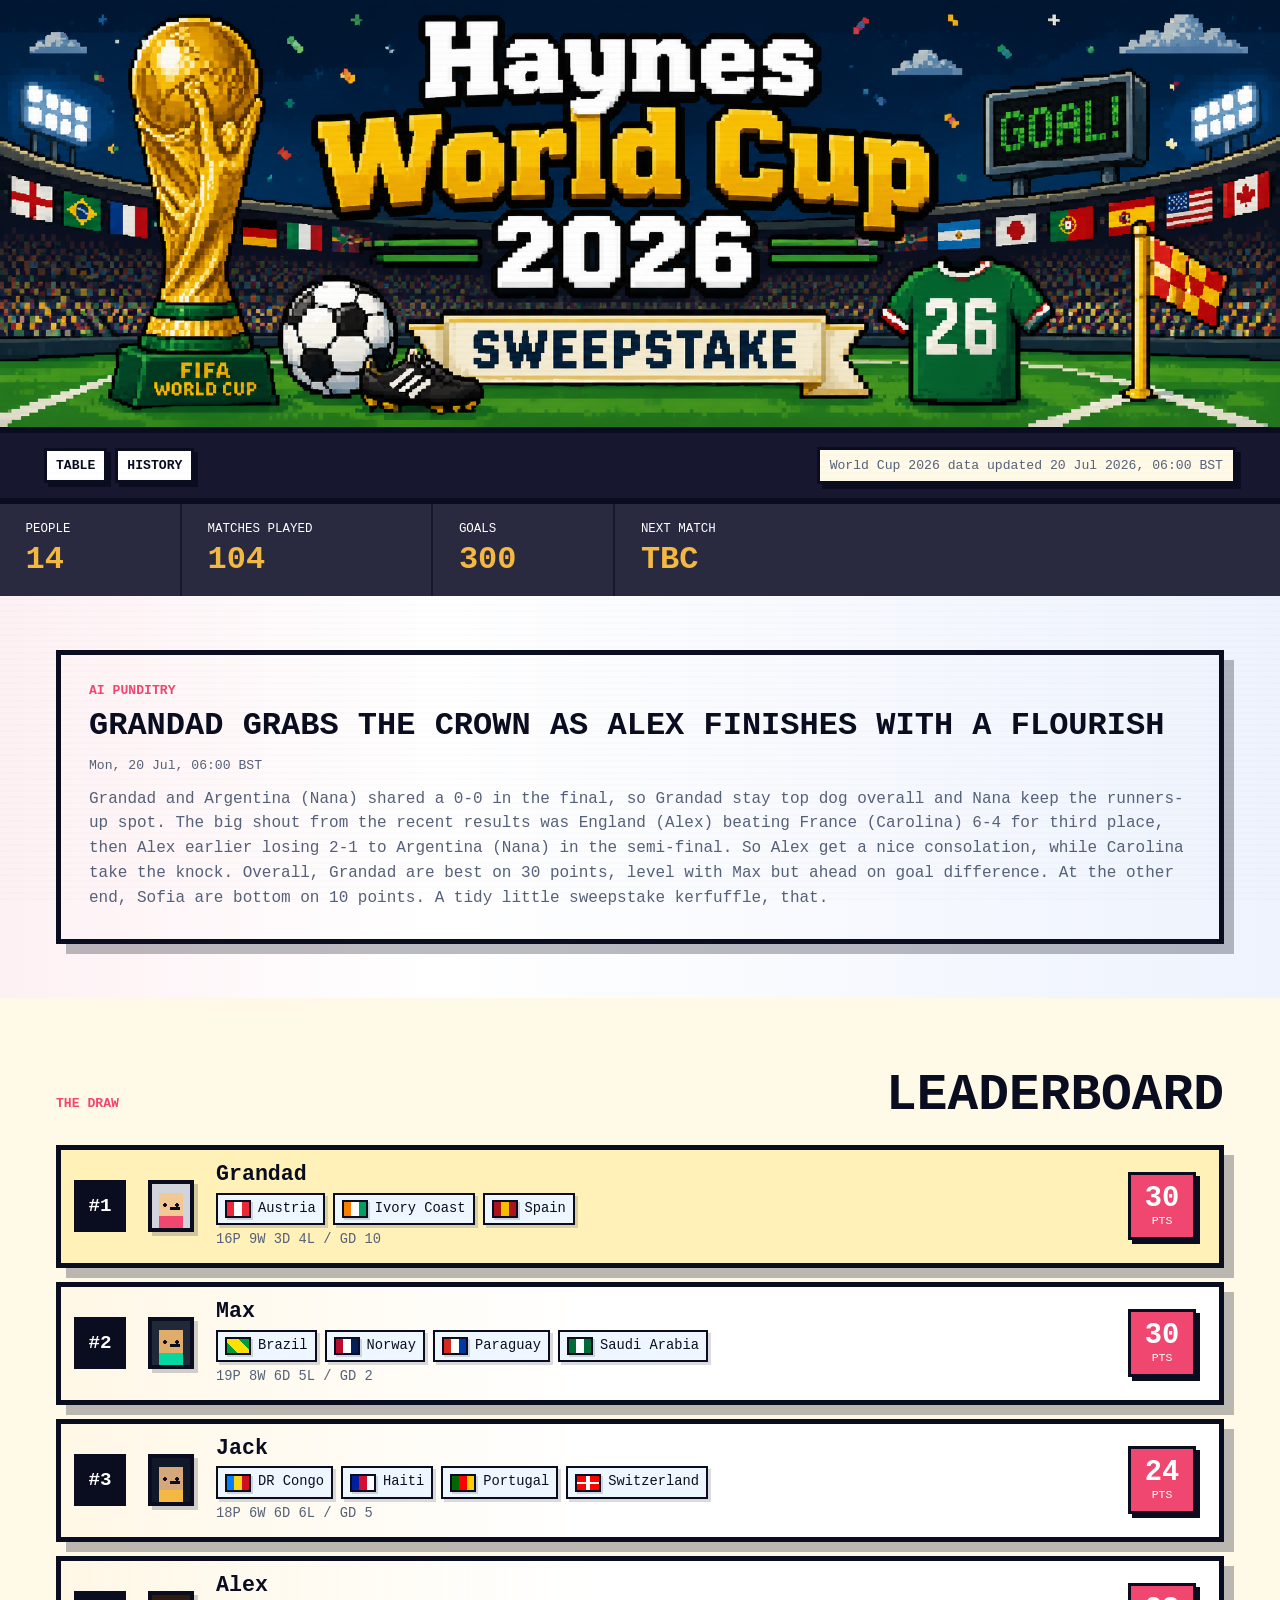
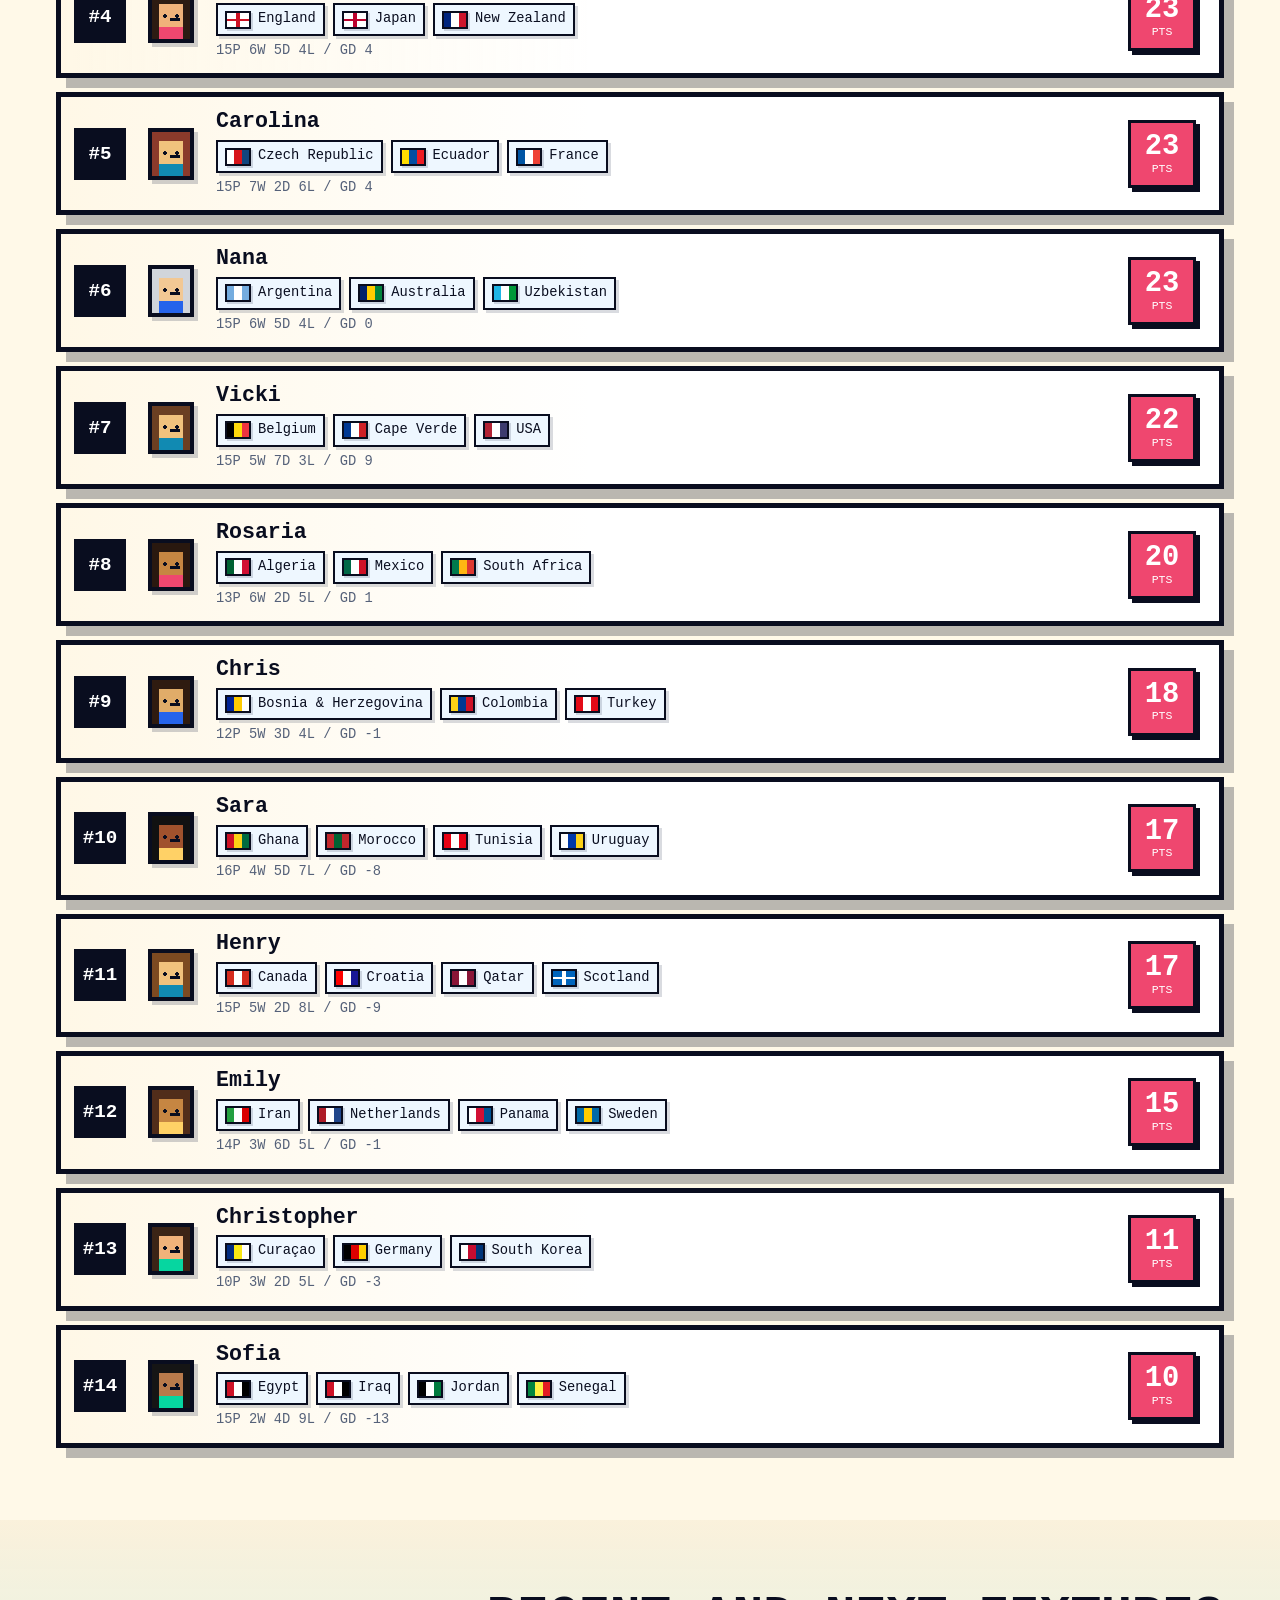
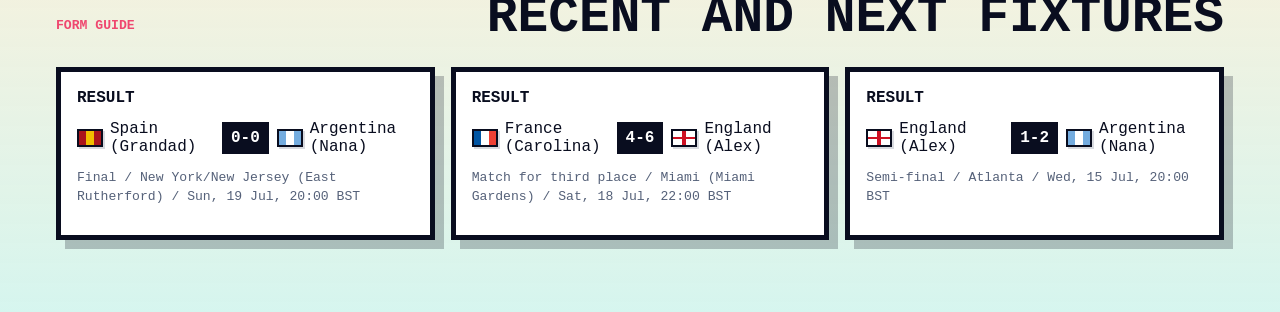
<file: index.html>
<!doctype html>
<html lang="en">
  <head>
    <meta charset="utf-8" />
    <meta name="viewport" content="width=device-width, initial-scale=1" />
    <title>Haynes World Cup 2026 Sweepstake</title>
    <meta
      name="description"
      content="A pixel art sweepstake tracker for the 2026 football World Cup."
    />
    <link rel="icon" href="assets/favicon.svg" type="image/svg+xml" />
    <link rel="stylesheet" href="styles.css" />
  </head>
  <body>
    <div class="scanline" aria-hidden="true"></div>
    <header class="site-header">
      <section class="hero" aria-labelledby="hero-title">
        <div class="retro-banner">
          <img
            class="banner-image"
            src="banner.png"
            alt=""
            decoding="async"
          />
          <h1 class="sr-only" id="hero-title">Haynes World Cup 2026</h1>
        </div>
      </section>
    </header>

    <main>
      <section class="site-controls" aria-label="Site controls">
        <div class="nav-links">
          <a href="index.html">Table</a>
          <a href="history.html">History</a>
        </div>
        <div class="status-pill" id="data-status">Loading results...</div>
      </section>

      <section class="summary-strip" aria-label="Tournament summary">
        <div>
          <span class="summary-value" id="player-count">0</span>
          <span class="summary-label">people</span>
        </div>
        <div>
          <span class="summary-value" id="played-count">0</span>
          <span class="summary-label">matches played</span>
        </div>
        <div>
          <span class="summary-value" id="goal-count">0</span>
          <span class="summary-label">goals</span>
        </div>
        <div>
          <span class="summary-value" id="next-kickoff">TBC</span>
          <span class="summary-label">next match</span>
        </div>
      </section>

      <section class="ai-summary-band" aria-labelledby="ai-summary-title">
        <div class="ai-summary" id="ai-summary">
          <p class="eyebrow">AI punditry</p>
          <h2 id="ai-summary-title">Waiting for the first proper wobble.</h2>
          <p class="fixture-meta ai-summary-date" id="ai-summary-date">Date TBC</p>
          <p>Once the hourly update sees a result change, this will get spicy.</p>
        </div>
      </section>

      <section class="content-band" id="leaderboard">
        <div class="section-heading">
          <p class="eyebrow">The draw</p>
          <h2>Leaderboard</h2>
        </div>
        <div class="leaderboard" id="leaderboard-list" aria-live="polite"></div>
      </section>

      <section class="content-band fixtures-band">
        <div class="section-heading">
          <p class="eyebrow">Form guide</p>
          <h2>Recent and next fixtures</h2>
        </div>
        <div class="fixture-grid" id="fixture-list"></div>
      </section>
    </main>

    <template id="leader-card-template">
      <article class="leader-card">
        <div class="rank"></div>
        <div class="pixel-avatar"></div>
        <div class="leader-main">
          <h3></h3>
          <div class="team-picks"></div>
          <div class="mini-record"></div>
        </div>
        <div class="points-box">
          <strong></strong>
          <span>pts</span>
        </div>
      </article>
    </template>

    <script src="app.js" type="module"></script>
  </body>
</html>
</file>
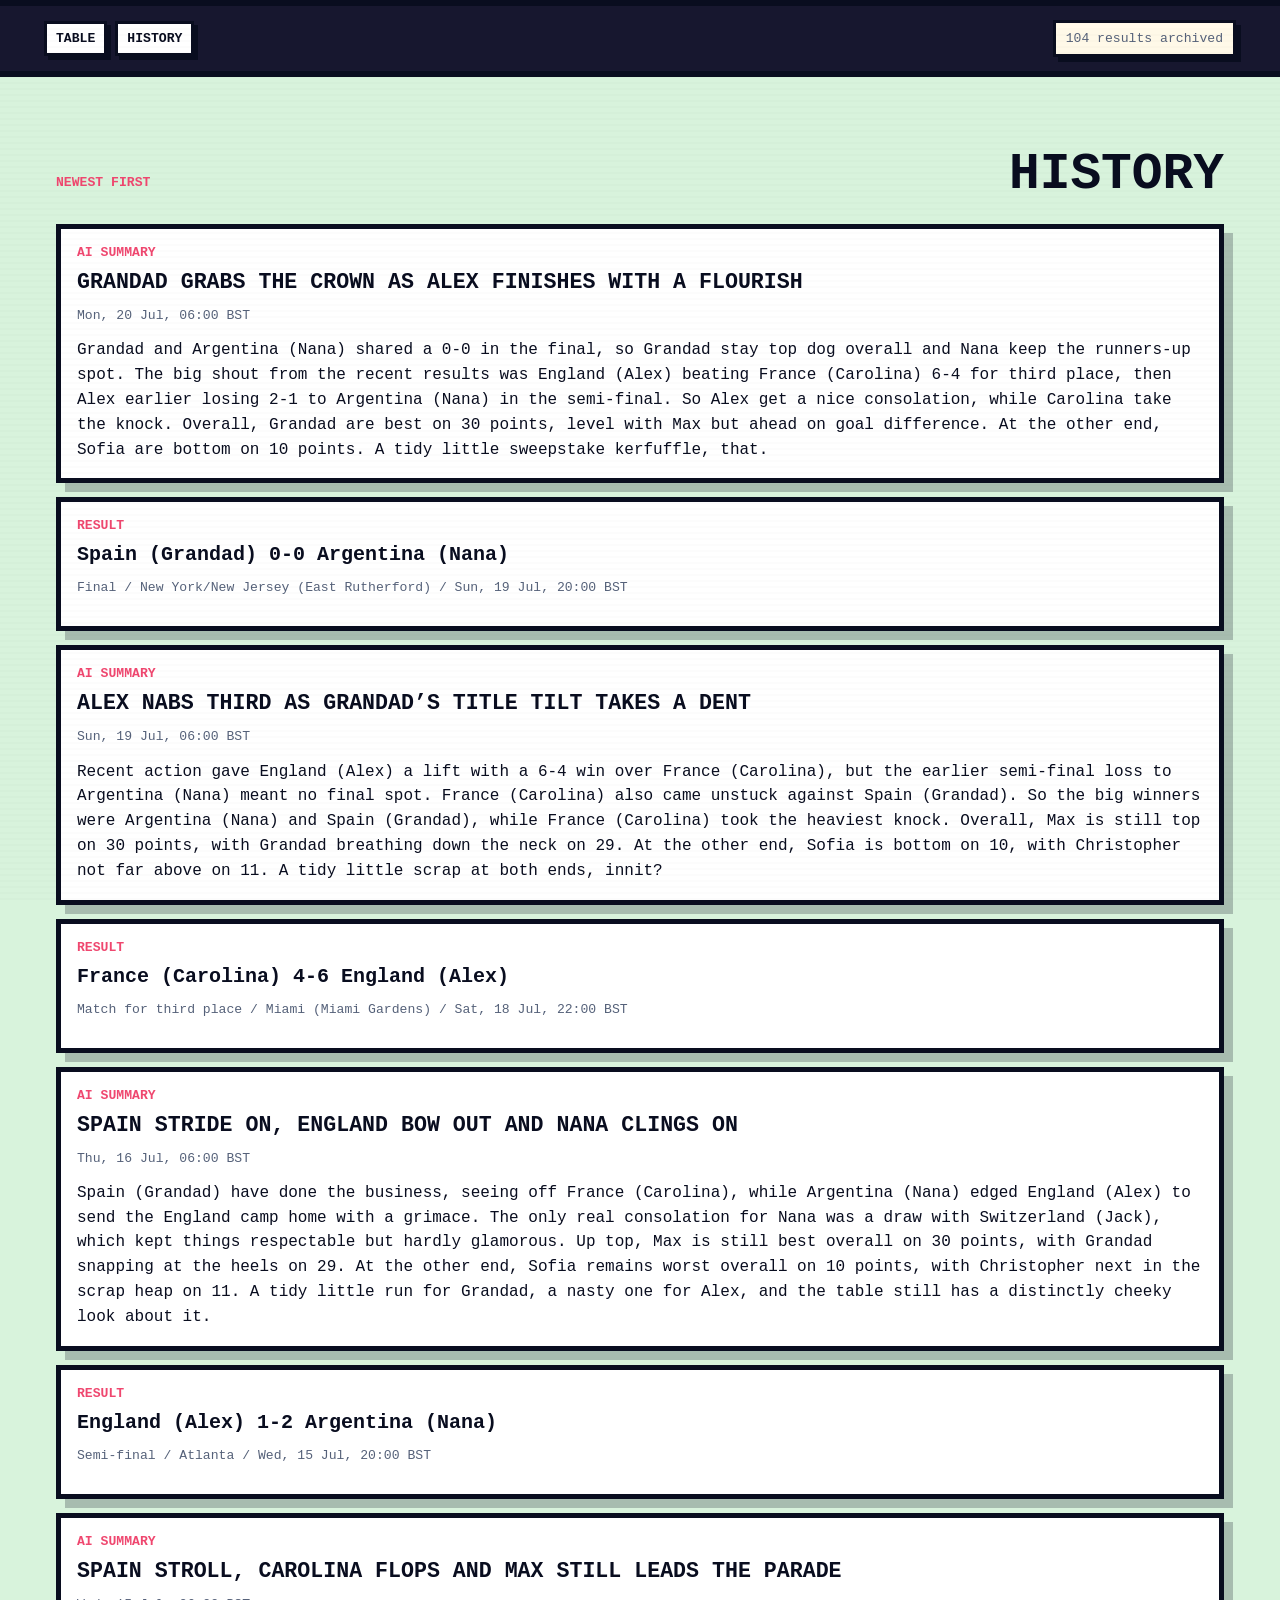
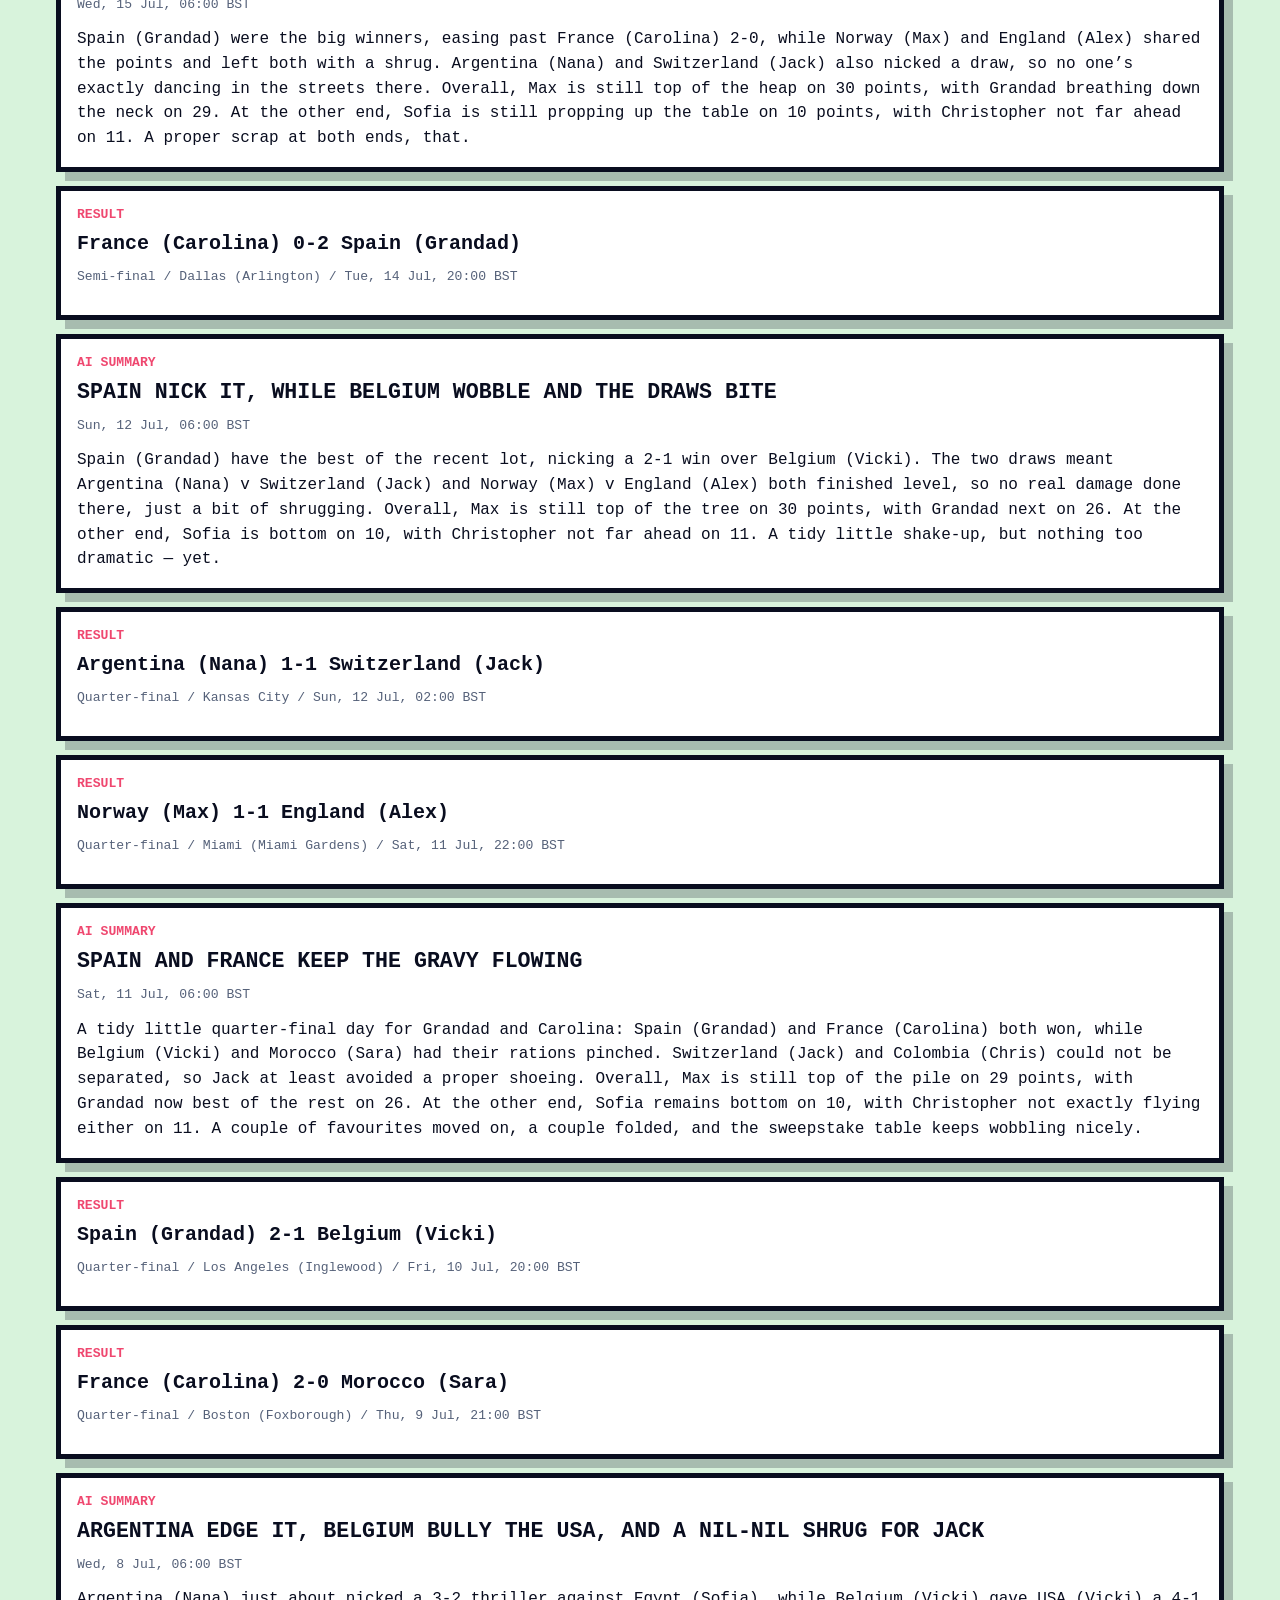
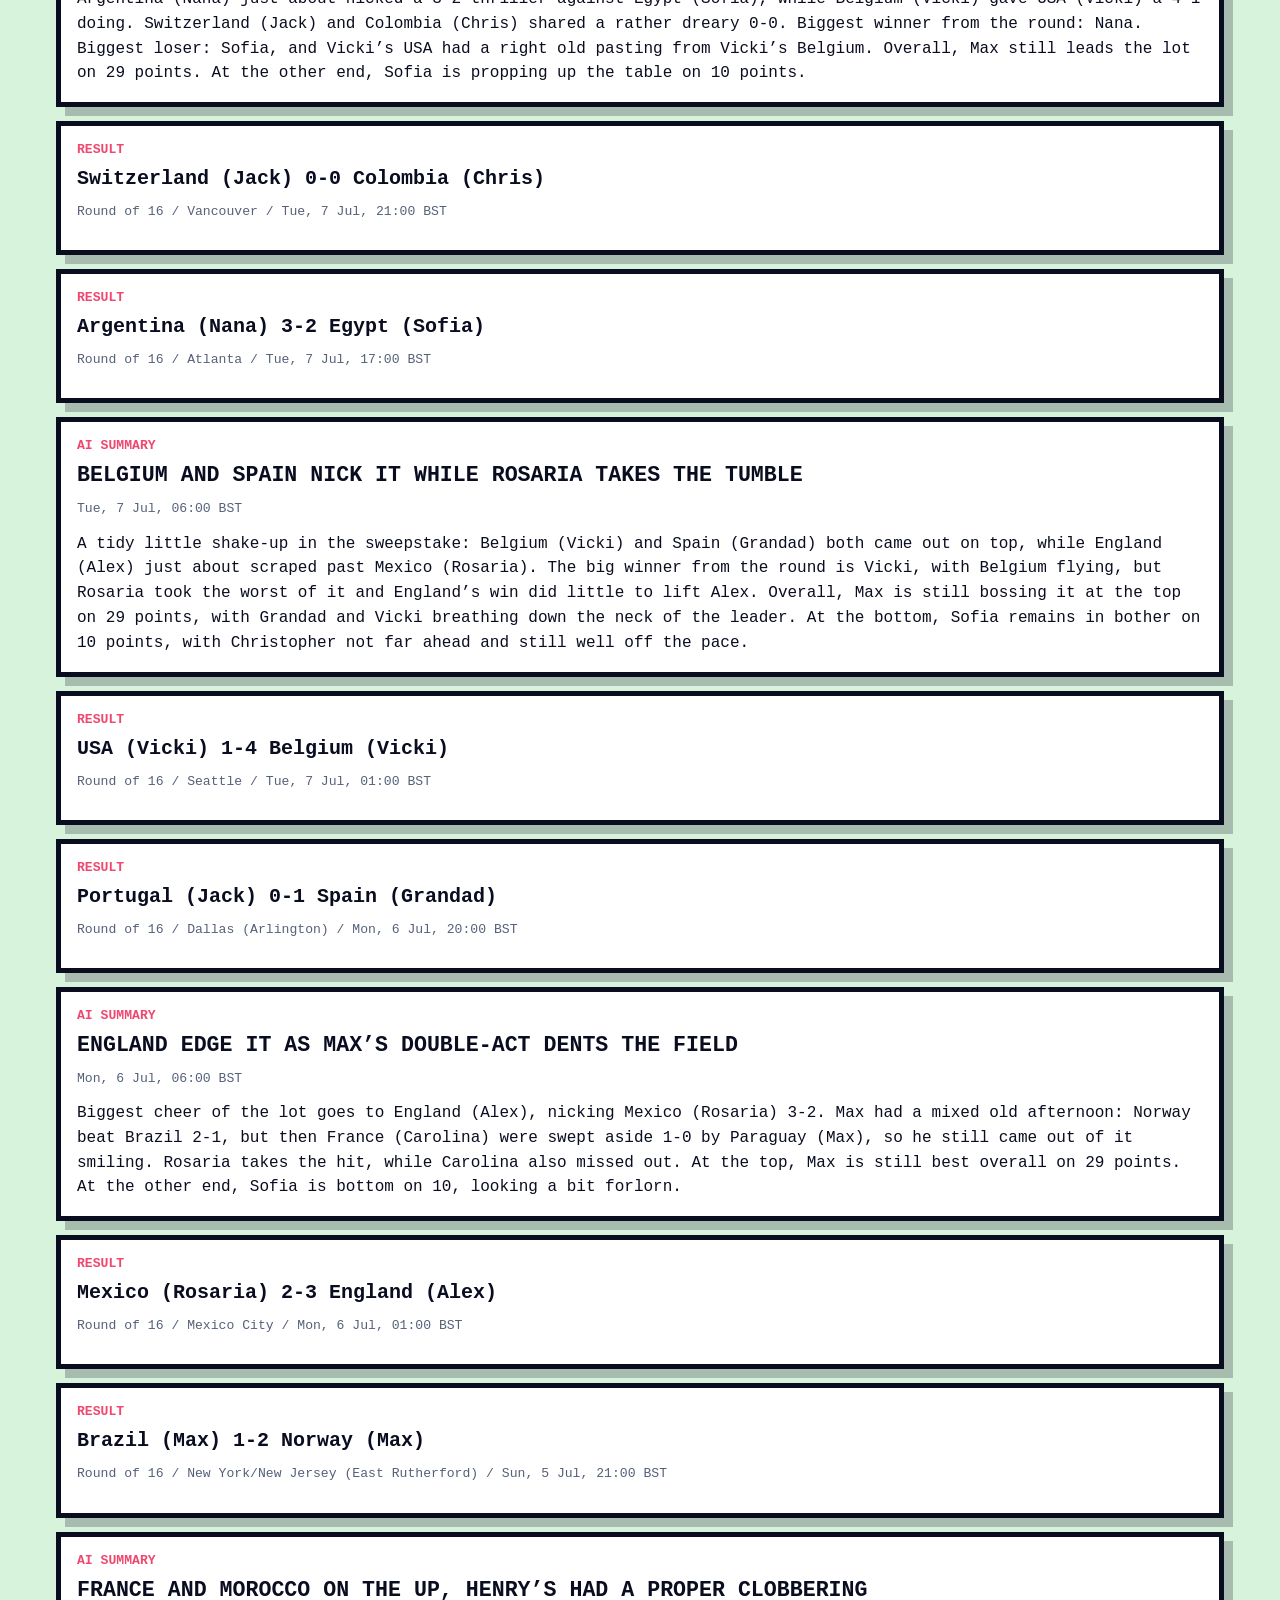
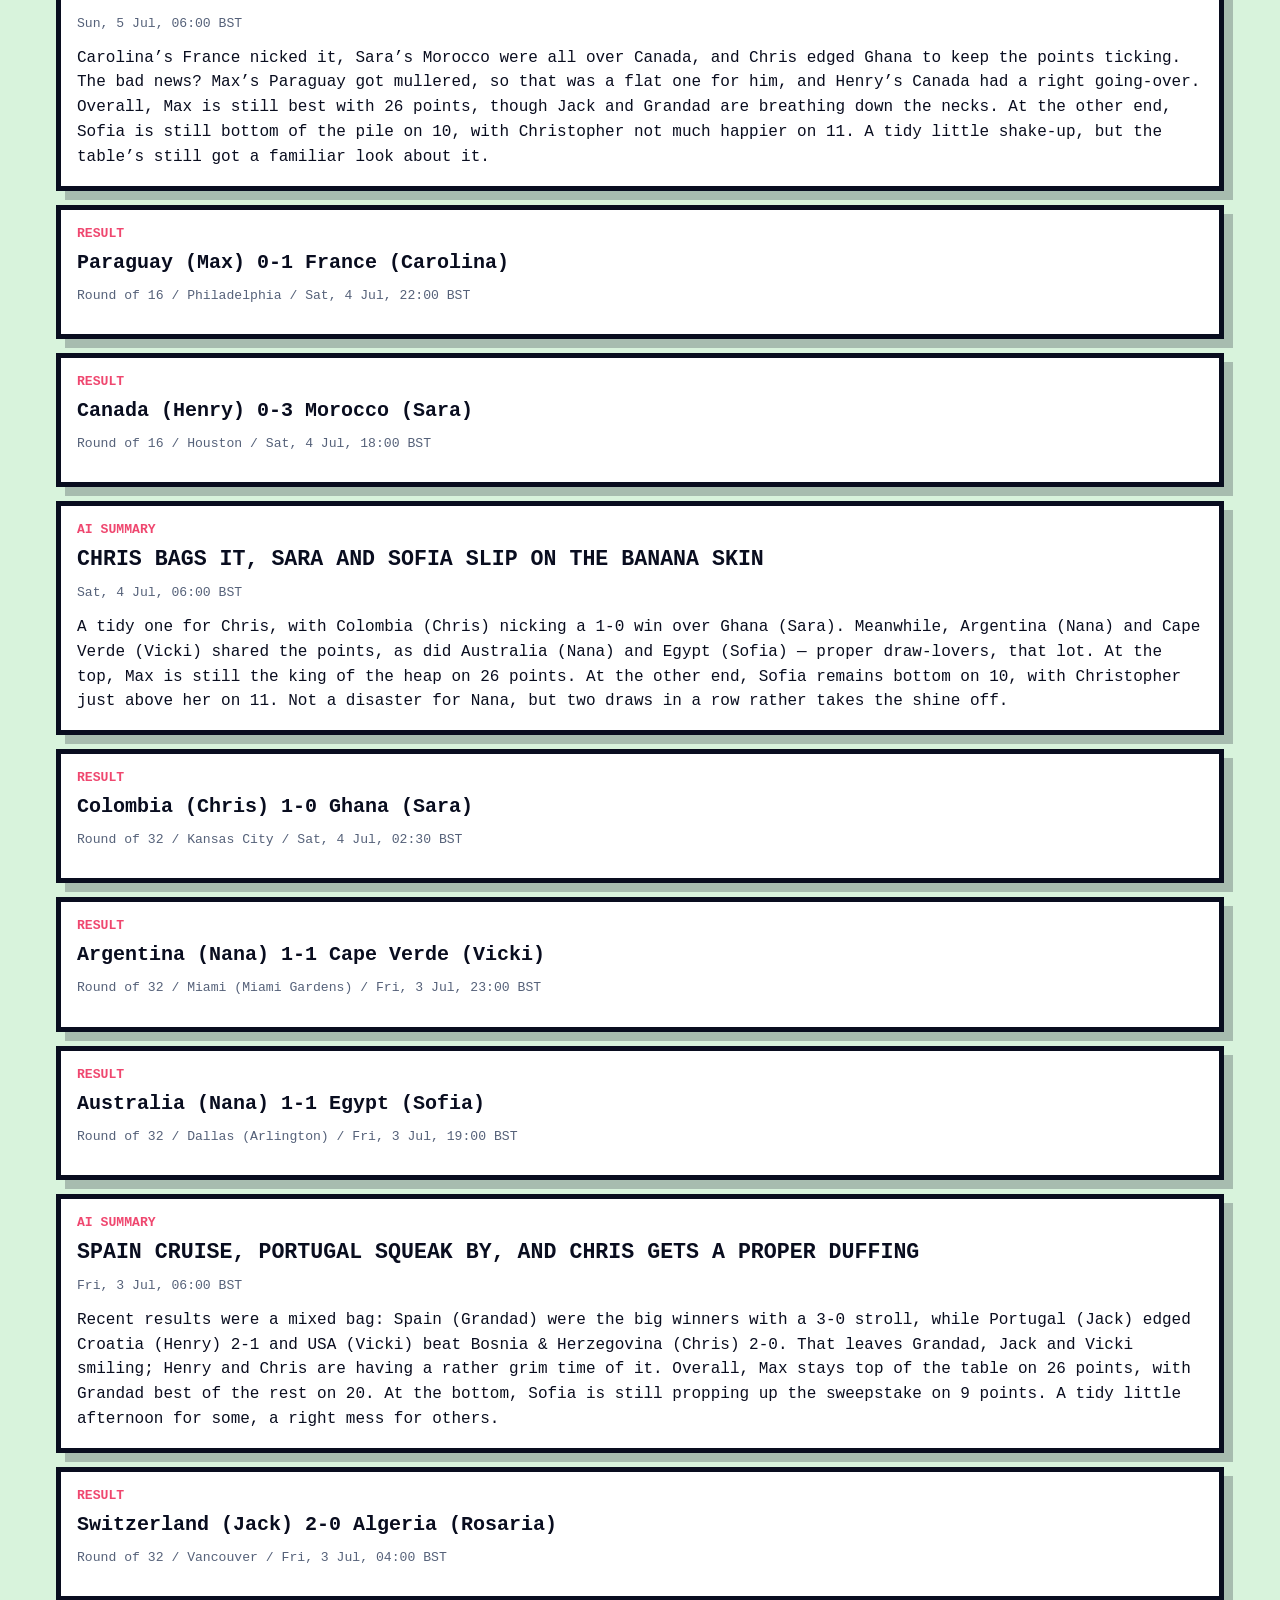
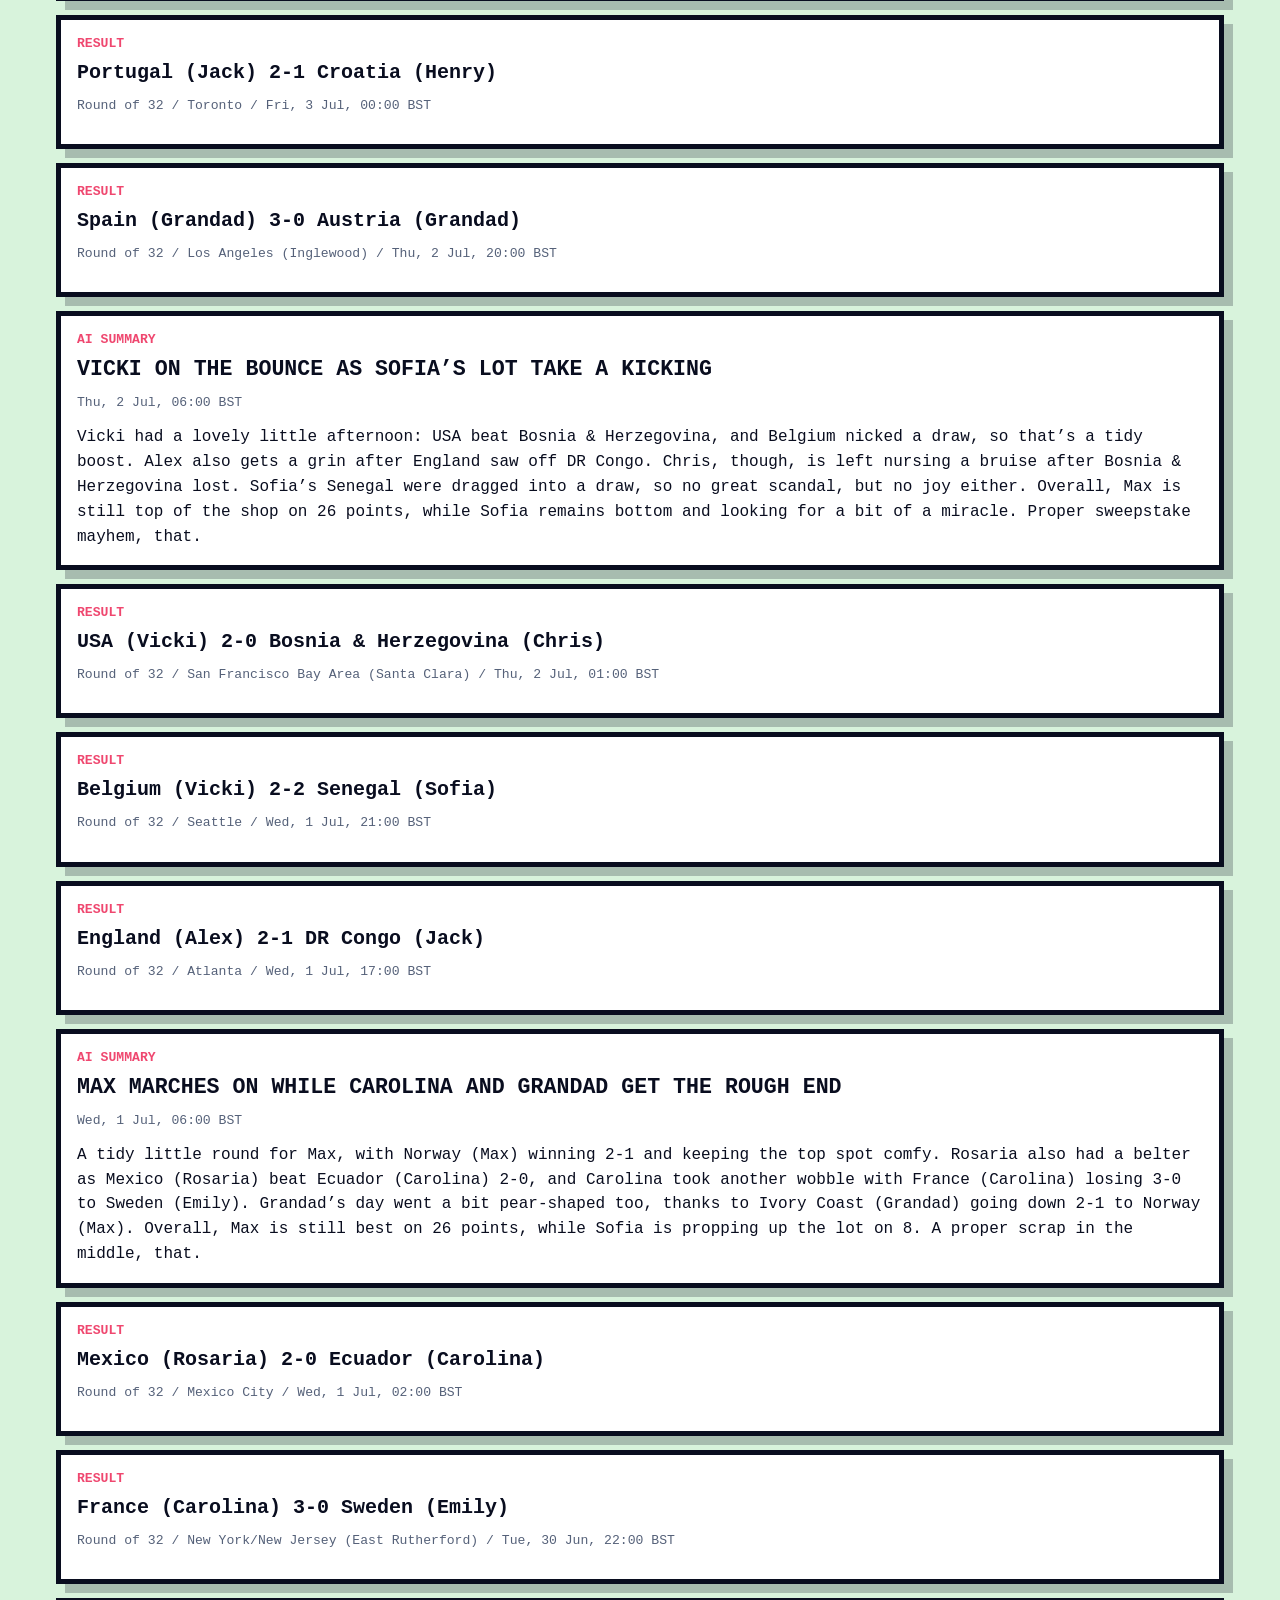
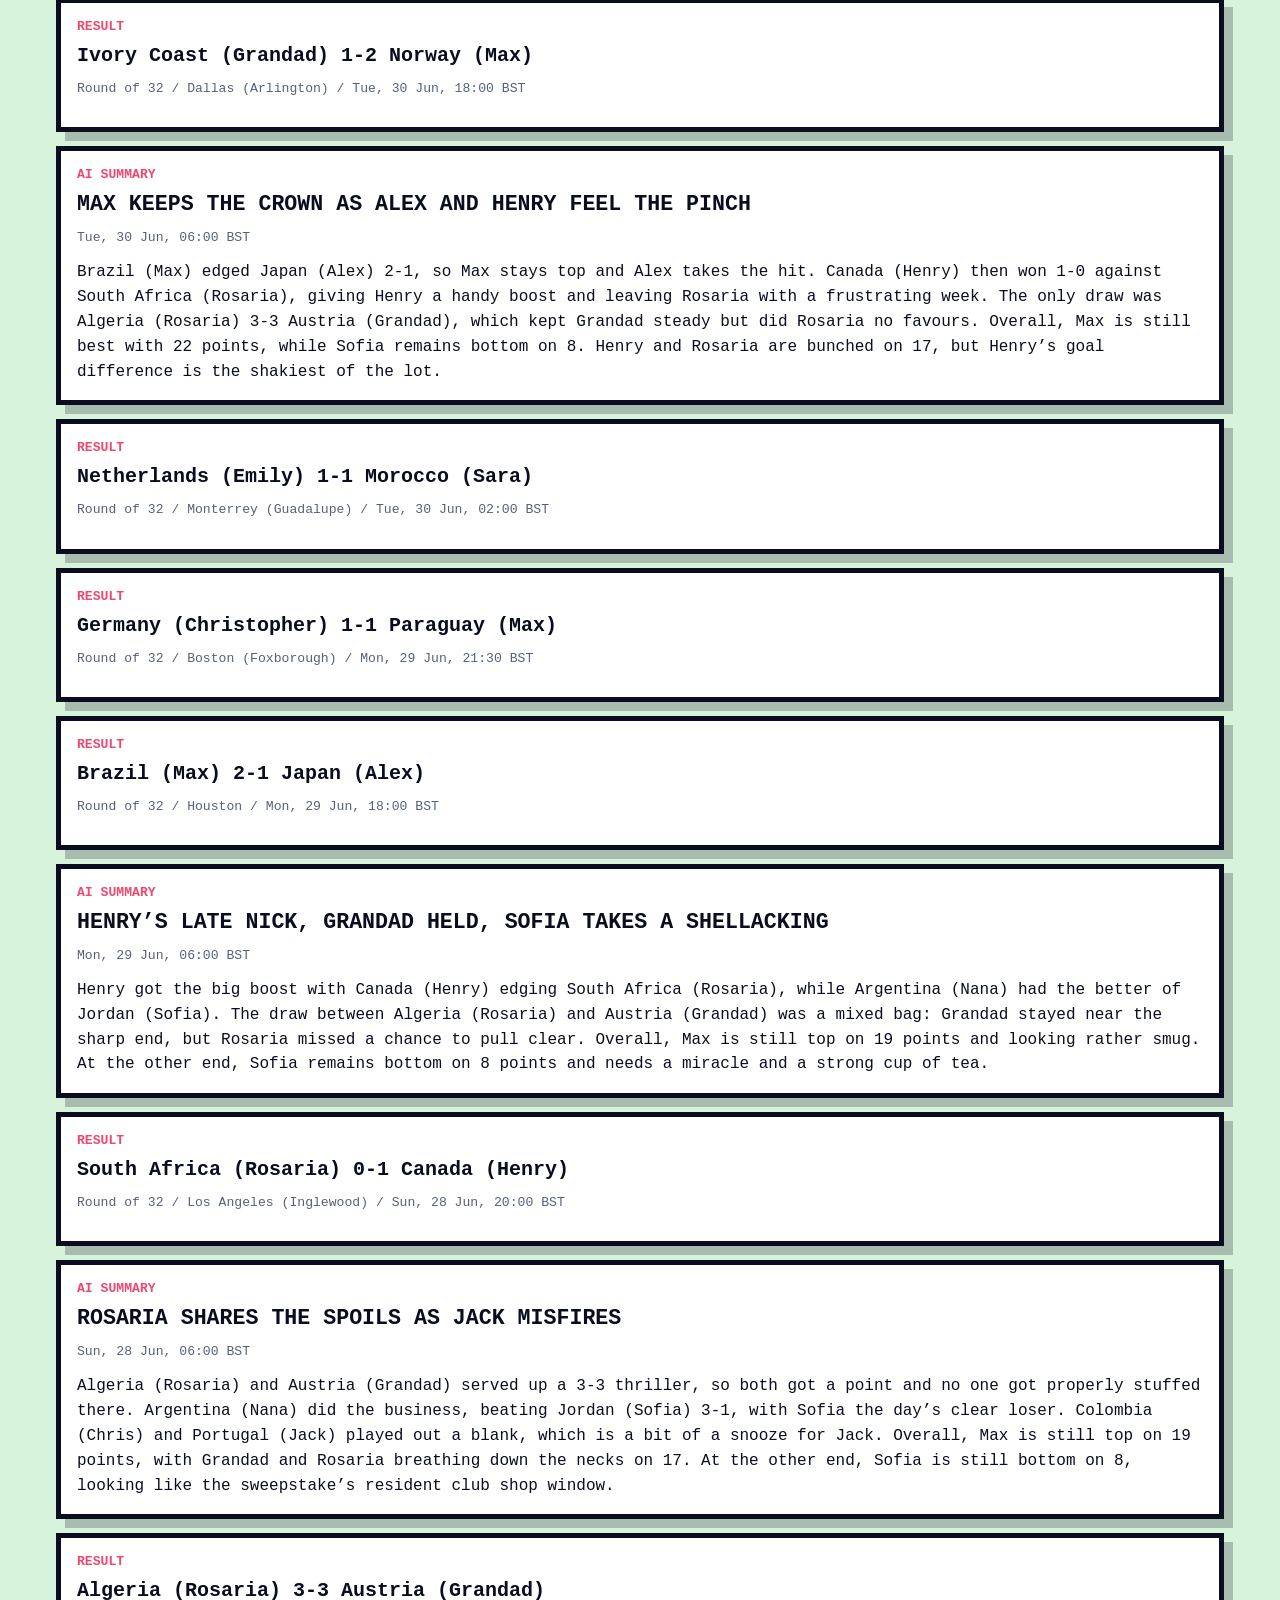
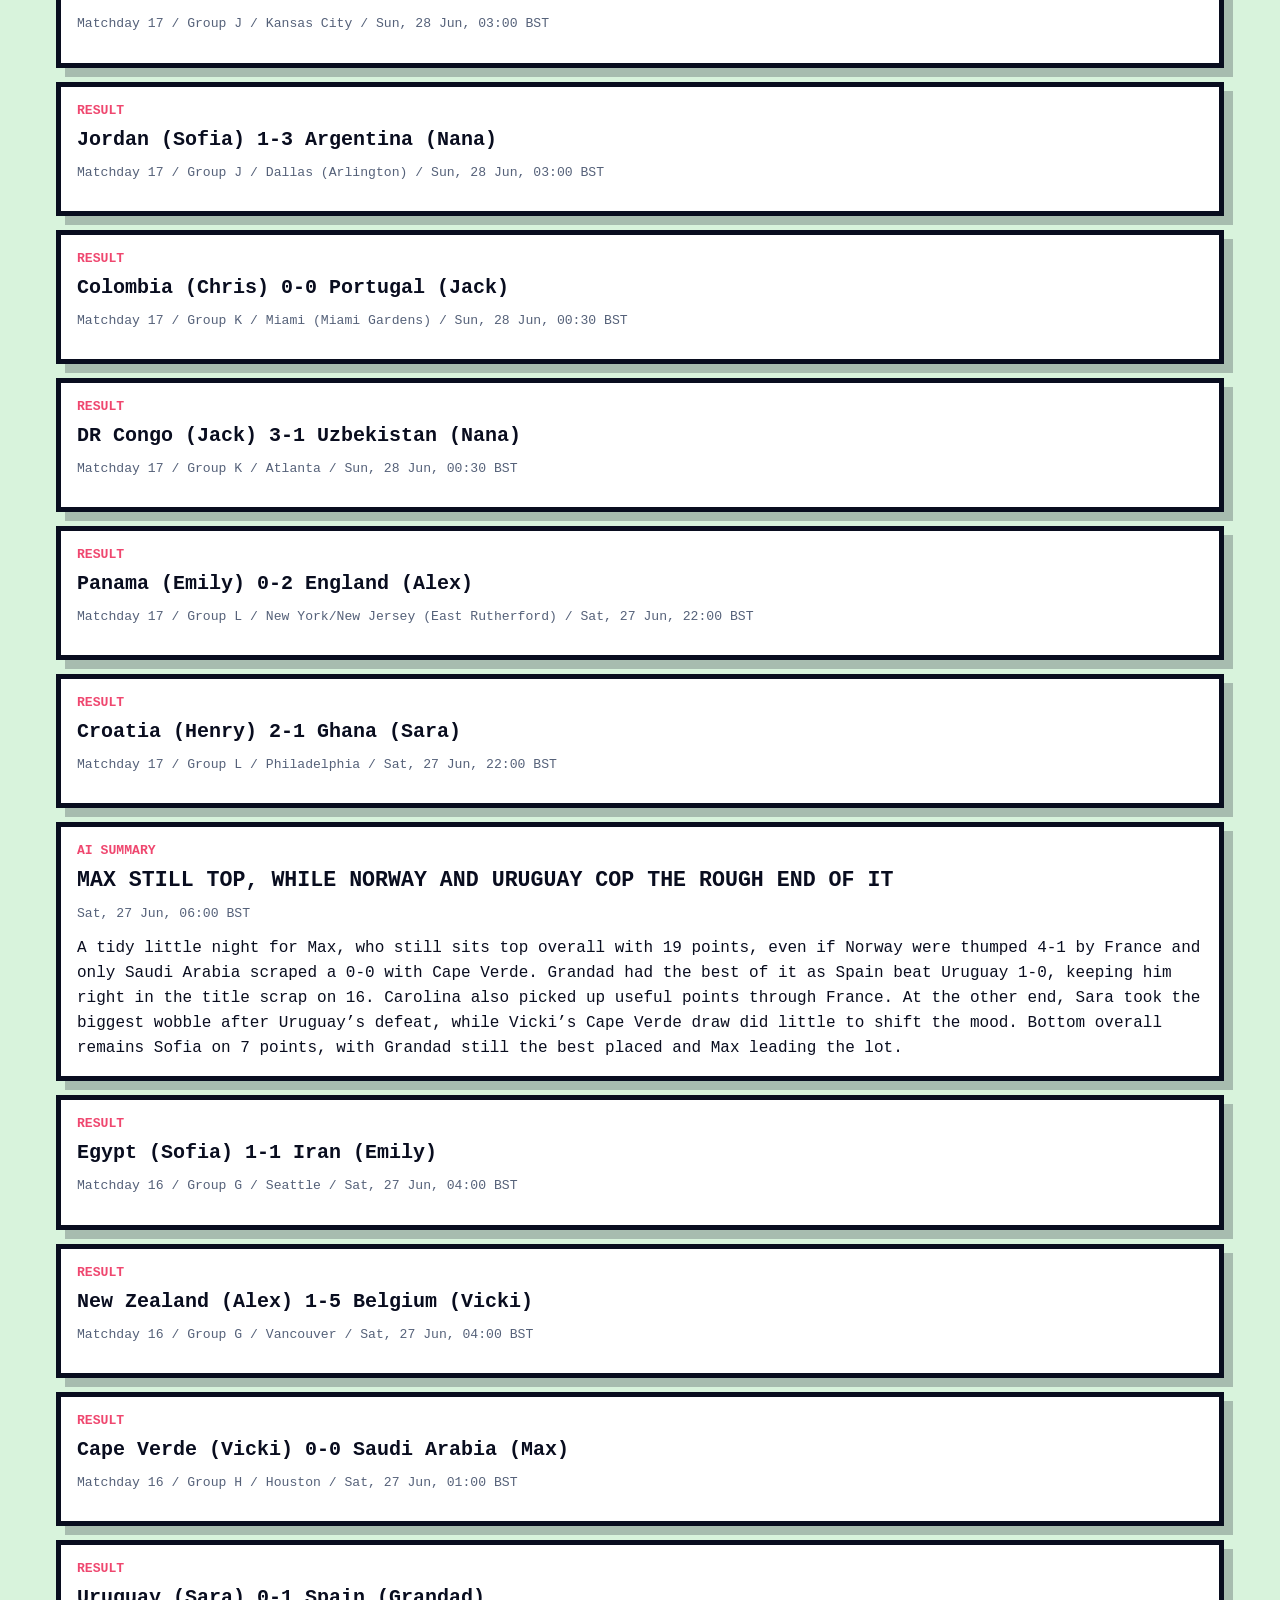
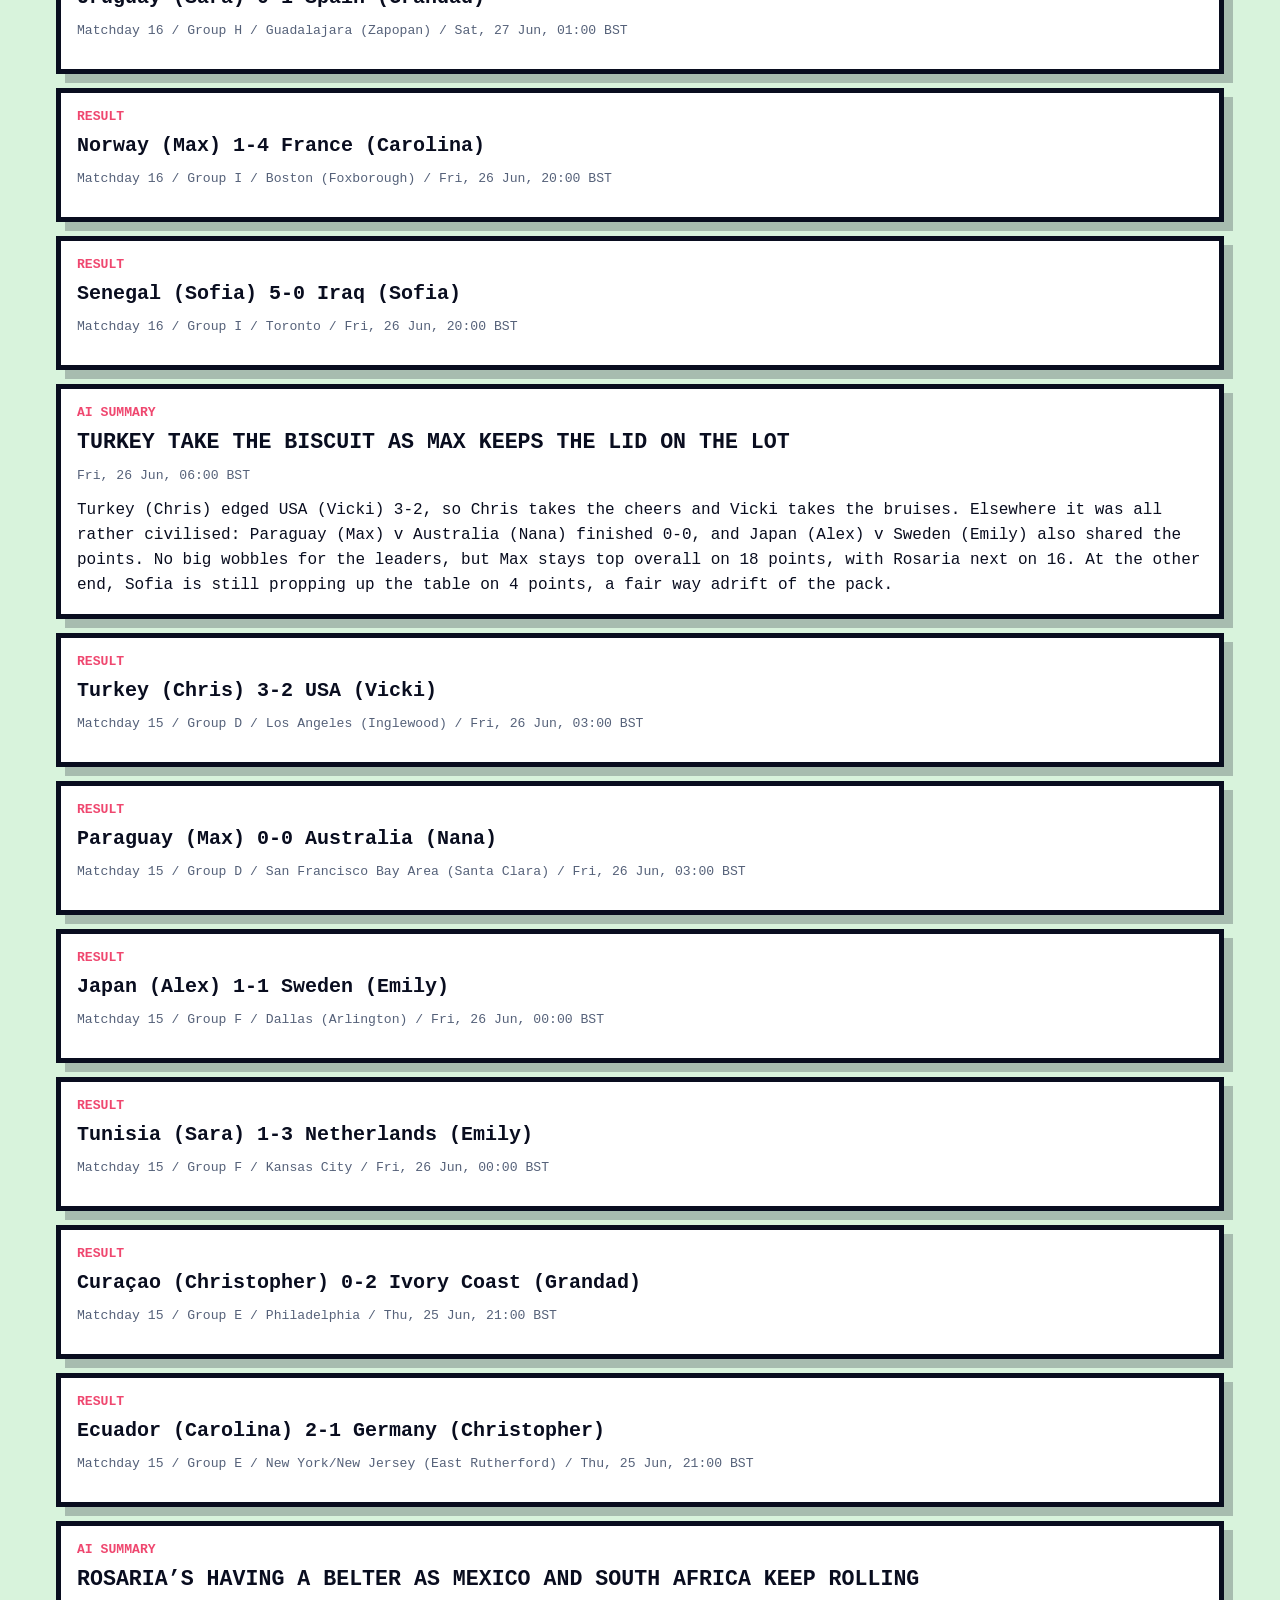
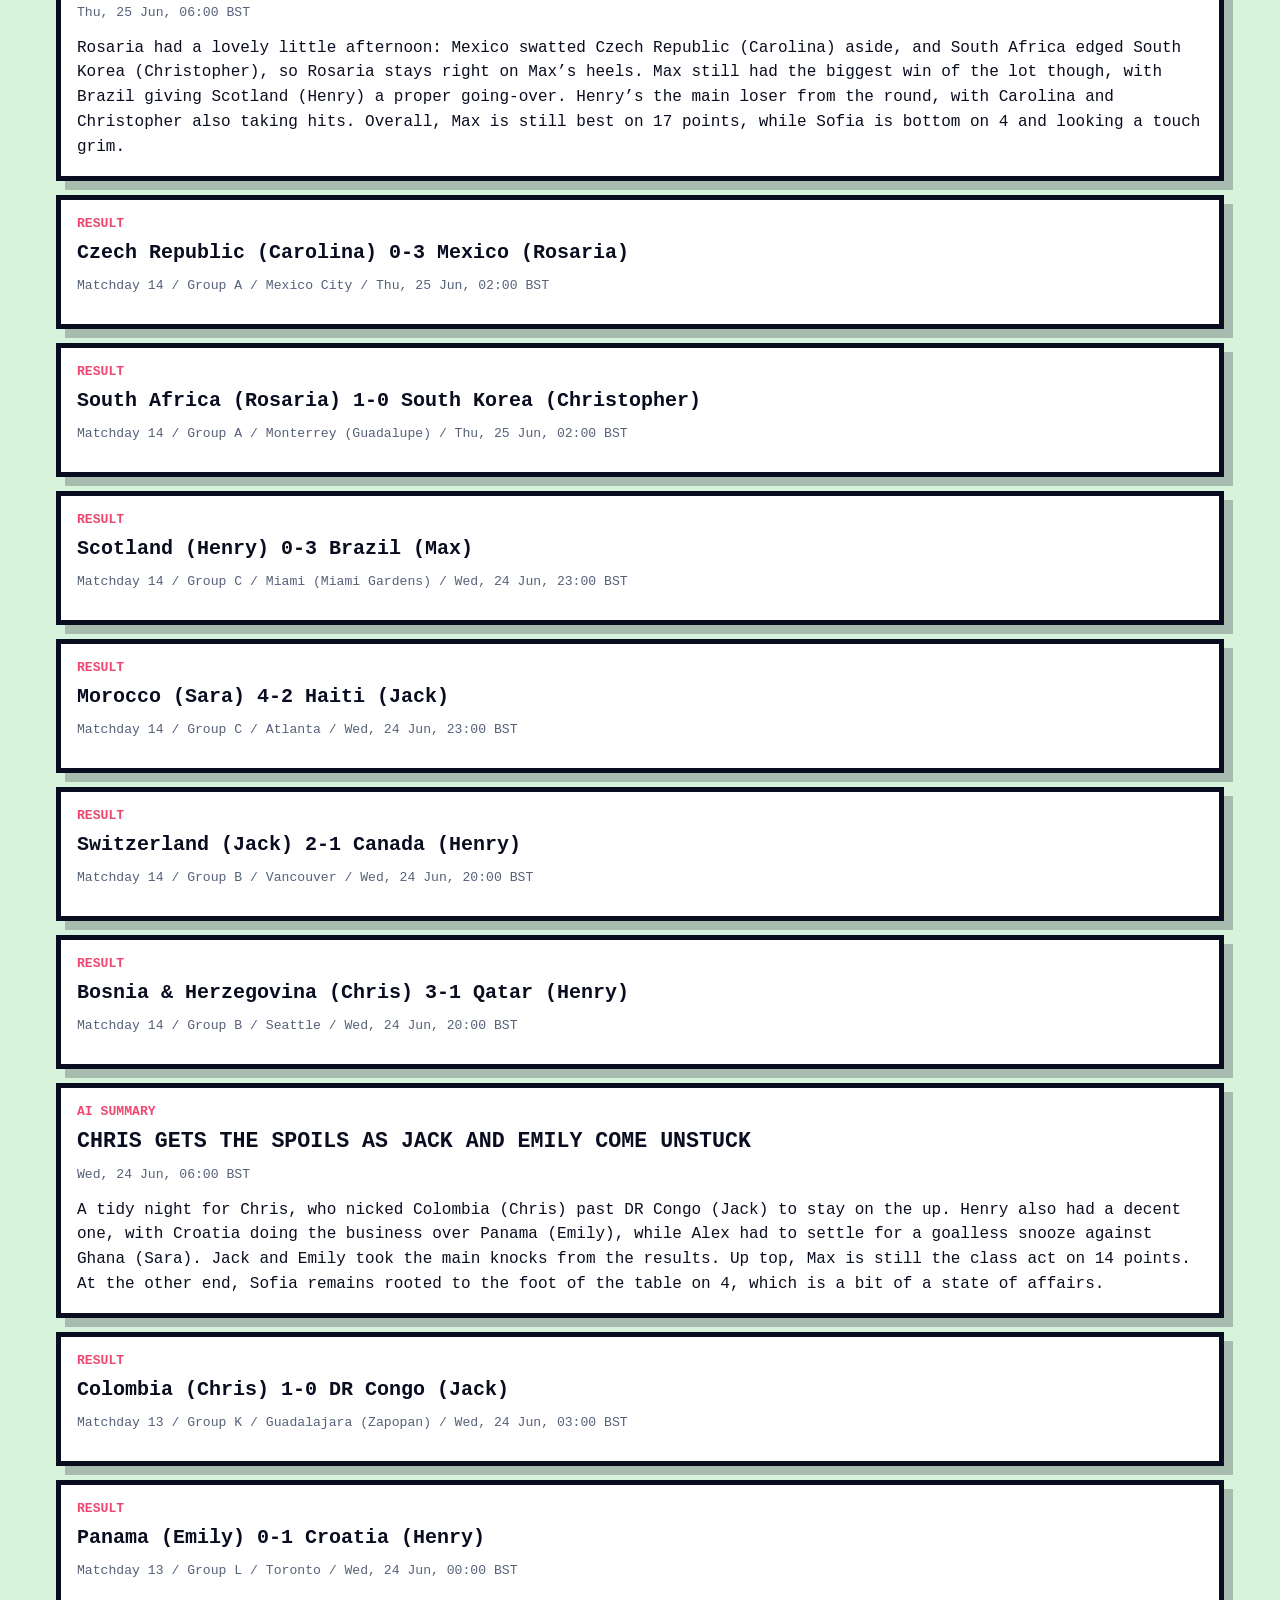
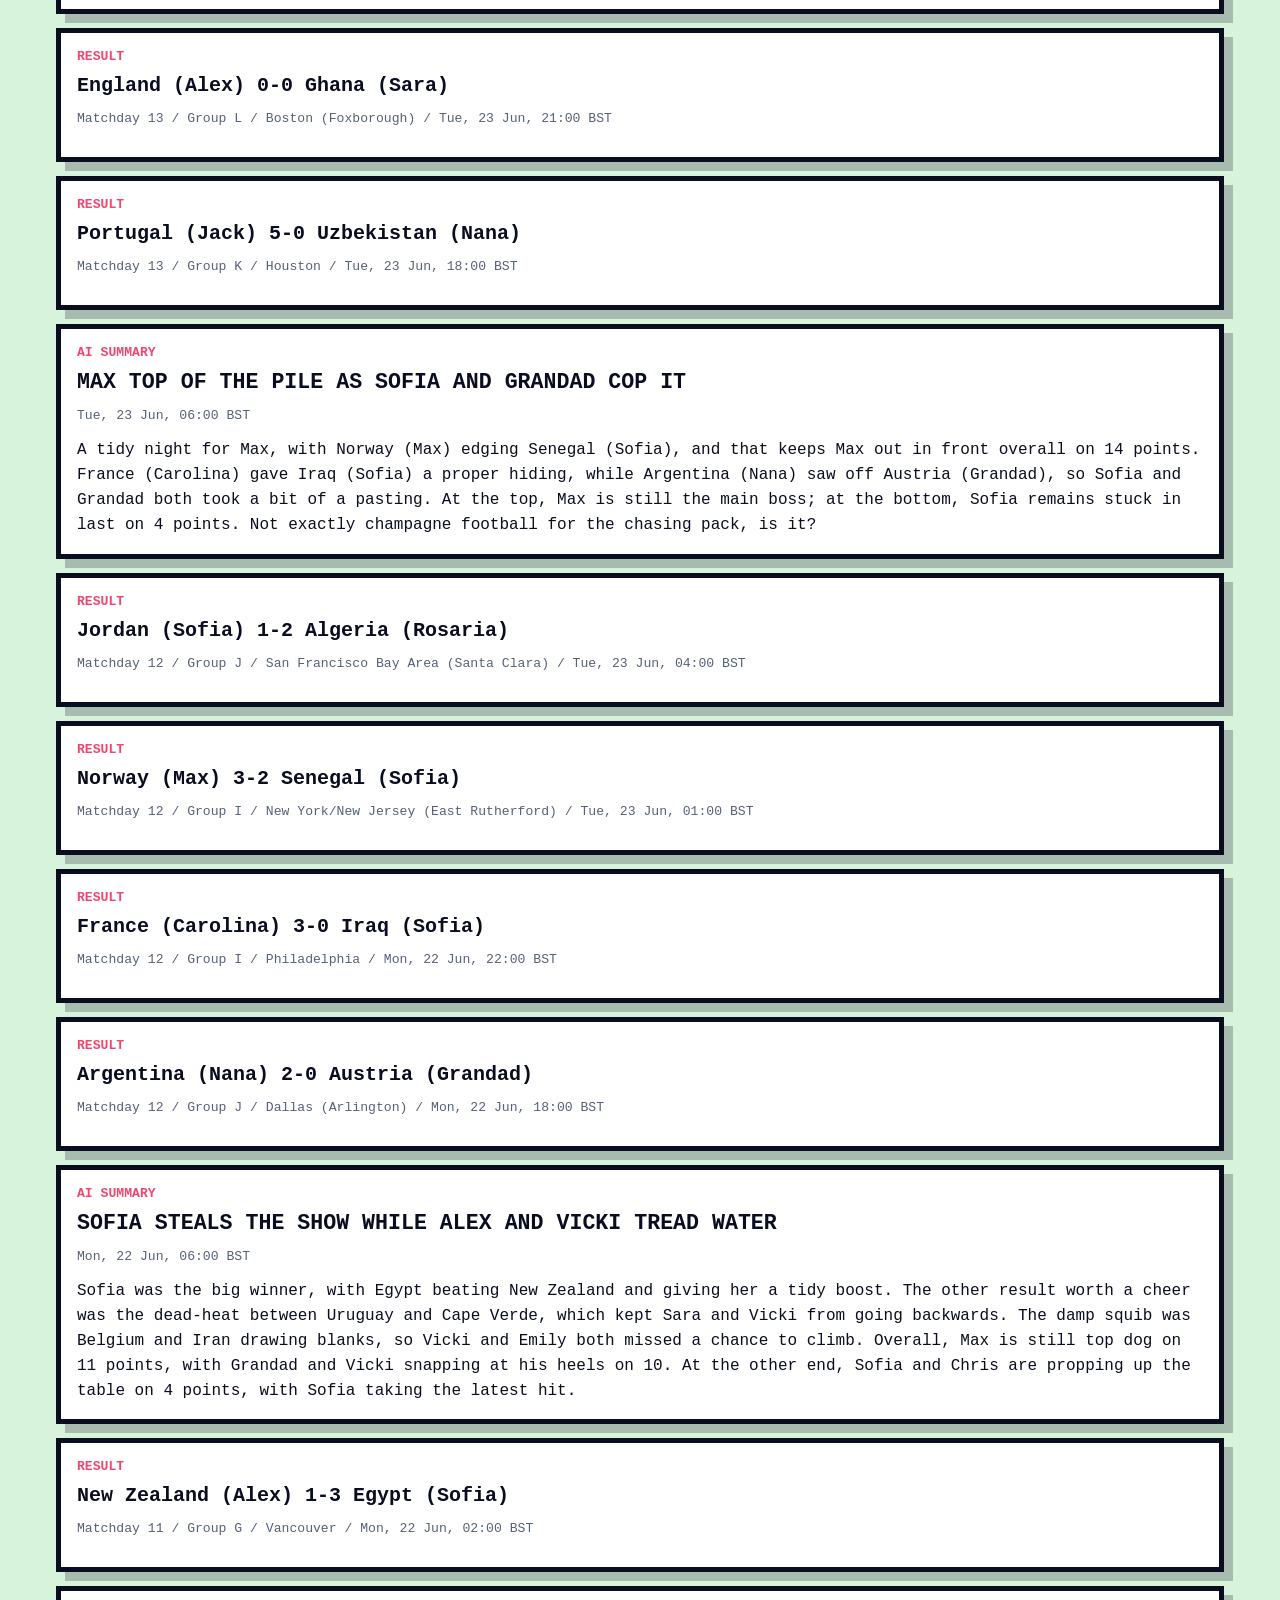
<file: history.html>
<!doctype html>
<html lang="en">
  <head>
    <meta charset="utf-8" />
    <meta name="viewport" content="width=device-width, initial-scale=1" />
    <title>History | Haynes World Cup 2026 Sweepstake</title>
    <meta
      name="description"
      content="Result and AI summary history for the Haynes World Cup 2026 Sweepstake."
    />
    <link rel="icon" href="assets/favicon.svg" type="image/svg+xml" />
    <link rel="stylesheet" href="styles.css" />
  </head>
  <body>
    <div class="scanline" aria-hidden="true"></div>
    <main>
      <section class="site-controls" aria-label="Site controls">
        <div class="nav-links">
          <a href="index.html">Table</a>
          <a href="history.html">History</a>
        </div>
        <div class="status-pill" id="history-status">Loading history...</div>
      </section>

      <section class="content-band history-band" aria-labelledby="history-feed-title">
        <div class="section-heading">
          <p class="eyebrow">Newest first</p>
          <h2 id="history-feed-title">History</h2>
        </div>
        <div class="history-list" id="history-feed-list"></div>
      </section>
    </main>

    <script src="history.js" type="module"></script>
  </body>
</html>
</file>
<file: styles.css>
:root {
  color-scheme: light;
  --ink: #090d1f;
  --muted: #556179;
  --paper: #fff9e8;
  --paper-deep: #ffd166;
  --grass: #188451;
  --grass-dark: #0d5e3a;
  --line: #e8dcaa;
  --score: #ef476f;
  --sky: #69c9ff;
  --night: #17172f;
  --gold: #f4b942;
  --blue: #2563eb;
  --tile: 6px;
  --shadow: 10px 10px 0 rgba(9, 13, 31, 0.28);
}

* {
  box-sizing: border-box;
}

html {
  scroll-behavior: smooth;
}

body {
  margin: 0;
  background:
    radial-gradient(circle at 20% 0%, rgba(239, 71, 111, 0.2), transparent 28%),
    linear-gradient(180deg, #10162f 0, #fff9e8 520px, #fff9e8 100%);
  color: var(--ink);
  font-family:
    "Courier New",
    Courier,
    monospace;
  letter-spacing: 0;
  min-height: 100vh;
  overflow-x: hidden;
}

.scanline {
  pointer-events: none;
  position: fixed;
  inset: 0;
  z-index: 30;
  opacity: 0.16;
  background: repeating-linear-gradient(
    to bottom,
    transparent 0 4px,
    rgba(20, 33, 61, 0.08) 4px 6px
  );
  mix-blend-mode: multiply;
}

.sr-only {
  clip: rect(0 0 0 0);
  border: 0;
  height: 1px;
  margin: -1px;
  overflow: hidden;
  padding: 0;
  position: absolute;
  white-space: nowrap;
  width: 1px;
}

.site-header {
  min-height: 0;
  display: block;
}

.topbar {
  align-items: center;
  display: flex;
  gap: 16px;
  justify-content: space-between;
  min-height: 72px;
  padding: 16px clamp(16px, 4vw, 44px);
}

.brand {
  align-items: center;
  color: var(--ink);
  display: inline-flex;
  font-size: clamp(0.92rem, 2vw, 1rem);
  font-weight: 700;
  gap: 10px;
  min-width: 0;
  text-decoration: none;
  text-transform: uppercase;
}

.nav-links {
  align-items: center;
  display: flex;
  flex: 1 1 auto;
  gap: 8px;
  justify-content: center;
}

.nav-links a {
  background: #ffffff;
  border: 3px solid var(--ink);
  box-shadow: 4px 4px 0 var(--ink);
  color: var(--ink);
  font-size: 0.82rem;
  font-weight: 700;
  padding: 7px 9px;
  text-decoration: none;
  text-transform: uppercase;
}

.site-controls {
  align-items: center;
  background: var(--night);
  border-bottom: 6px solid var(--ink);
  border-top: 6px solid var(--ink);
  display: flex;
  gap: 14px;
  justify-content: space-between;
  padding: 14px clamp(16px, 4vw, 44px);
}

.site-controls .nav-links {
  flex: 0 0 auto;
  justify-content: flex-start;
}

.brand-mark {
  aspect-ratio: 1;
  background:
    linear-gradient(90deg, transparent 0 25%, var(--ink) 25% 75%, transparent 75%),
    linear-gradient(transparent 0 25%, var(--ink) 25% 75%, transparent 75%),
    var(--gold);
  box-shadow: 4px 4px 0 var(--ink);
  display: inline-block;
  image-rendering: pixelated;
  width: 24px;
}

.status-pill {
  background: var(--paper);
  border: 3px solid var(--ink);
  box-shadow: 5px 5px 0 var(--ink);
  color: var(--muted);
  font-size: clamp(0.72rem, 2vw, 0.82rem);
  max-width: 52vw;
  overflow: hidden;
  padding: 8px 10px;
  text-overflow: ellipsis;
  white-space: nowrap;
}

.hero {
  background:
    radial-gradient(circle at 20% 0%, rgba(255, 209, 102, 0.18), transparent 30%),
    linear-gradient(180deg, #091026 0%, #13215c 60%, #0b1026 100%);
  display: block;
  min-height: 0;
  overflow: hidden;
  position: relative;
}

.stadium-sky {
  background:
    linear-gradient(180deg, rgba(255, 209, 102, 0.18), transparent 42%),
    radial-gradient(circle at 28% 18%, rgba(239, 71, 111, 0.7) 0 10%, transparent 11%),
    linear-gradient(180deg, #29327a 0%, #111827 72%, #0b1026 100%);
  inset: 0;
  position: absolute;
}

.sun {
  animation: sunPulse 5s steps(3, end) infinite;
  background: #ef476f;
  box-shadow:
    0 0 0 8px rgba(239, 71, 111, 0.18),
    0 0 0 18px rgba(255, 209, 102, 0.1);
  height: 96px;
  position: absolute;
  right: clamp(28px, 12vw, 180px);
  top: clamp(42px, 10vh, 92px);
  width: 96px;
}

.cloud {
  animation: drift 18s steps(14, end) infinite;
  background: #ffffff;
  box-shadow:
    18px 0 0 #ffffff,
    36px 0 0 #ffffff,
    12px -12px 0 #ffffff,
    28px -12px 0 #ffffff;
  height: 16px;
  position: absolute;
  width: 18px;
}

.cloud-one {
  left: 9vw;
  top: 16vh;
}

.cloud-two {
  animation-duration: 23s;
  left: 46vw;
  top: 10vh;
}

.pitch {
  background:
    repeating-linear-gradient(
      90deg,
      var(--grass) 0 52px,
      var(--grass-dark) 52px 104px
    );
  border-top: 7px solid #f7f0d2;
  bottom: 0;
  height: 38vh;
  left: 0;
  min-height: 238px;
  position: absolute;
  right: 0;
  z-index: 2;
}

.touchline {
  border: 5px solid rgba(255, 255, 255, 0.9);
  bottom: 26px;
  left: clamp(16px, 8vw, 120px);
  position: absolute;
  right: clamp(16px, 8vw, 120px);
  top: 34px;
}

.centre-circle {
  aspect-ratio: 1;
  border: 5px solid rgba(255, 255, 255, 0.9);
  border-radius: 50%;
  left: 50%;
  max-height: 130px;
  position: absolute;
  top: 52%;
  transform: translate(-50%, -50%);
  width: min(24vw, 130px);
}

.pixel-ball {
  animation: ballRoll 6s steps(18, end) infinite;
  aspect-ratio: 1;
  background:
    radial-gradient(circle at 32% 32%, var(--ink) 0 10%, transparent 11%),
    radial-gradient(circle at 68% 38%, var(--ink) 0 10%, transparent 11%),
    radial-gradient(circle at 50% 68%, var(--ink) 0 12%, transparent 13%),
    #ffffff;
  border: 3px solid var(--ink);
  border-radius: 50%;
  bottom: 72px;
  box-shadow: 4px 5px 0 rgba(20, 33, 61, 0.28);
  left: 12vw;
  position: absolute;
  width: 28px;
  z-index: 4;
}

.pixel-player {
  animation: playerBounce 2.8s steps(2, end) infinite;
  background: var(--paper);
  border: 3px solid var(--ink);
  height: 28px;
  position: absolute;
  width: 18px;
  z-index: 3;
}

.pixel-player::before,
.pixel-player::after {
  content: "";
  position: absolute;
}

.pixel-player::before {
  background: #f0b27a;
  border: 3px solid var(--ink);
  height: 12px;
  left: 0;
  top: -18px;
  width: 12px;
}

.pixel-player::after {
  background:
    linear-gradient(90deg, var(--ink) 0 5px, transparent 5px 13px, var(--ink) 13px);
  bottom: -14px;
  height: 14px;
  left: -2px;
  width: 22px;
}

.player-one {
  background: #ef476f;
  bottom: 92px;
  left: 27vw;
}

.player-two {
  animation-delay: 0.5s;
  background: #ffd166;
  bottom: 142px;
  left: 63vw;
}

.player-three {
  animation-delay: 0.8s;
  background: #118ab2;
  bottom: 72px;
  left: 78vw;
}

.player-four {
  animation-delay: 1.2s;
  background: #ffffff;
  bottom: 154px;
  left: 18vw;
}

.hero-copy {
  align-self: start;
  color: var(--ink);
  justify-self: start;
  max-width: 760px;
  padding: clamp(46px, 10vh, 92px) clamp(18px, 6vw, 70px) 0;
  position: relative;
  z-index: 4;
}

.retro-banner {
  animation: none;
  aspect-ratio: 2172 / 724;
  background: #091026;
  border: 0;
  box-shadow: none;
  display: block;
  height: auto;
  outline: 0;
  overflow: hidden;
  position: relative;
  width: 100%;
}

.banner-image,
.banner-overlay {
  display: block;
}

.banner-image {
  height: auto;
  image-rendering: auto;
  width: 100%;
}

.banner-overlay {
  background:
    linear-gradient(90deg, rgba(5, 10, 28, 0.92) 0%, rgba(5, 10, 28, 0.76) 33%, rgba(5, 10, 28, 0.2) 58%, rgba(5, 10, 28, 0.08) 100%),
    linear-gradient(180deg, rgba(255, 255, 255, 0.12), transparent 26%, rgba(0, 0, 0, 0.28));
  z-index: 1;
}

.banner-text {
  color: #ffe36a;
  display: block;
  font-size: clamp(3rem, 7.2vw, 7.1rem);
  font-weight: 700;
  line-height: 0.88;
  margin: 0;
  max-width: min(9.2ch, 48vw);
  padding: 0;
  position: absolute;
  left: clamp(22px, 5vw, 70px);
  top: 50%;
  transform: translateY(-50%);
  text-align: left;
  text-shadow:
    4px 0 0 #0b1026,
    0 4px 0 #0b1026,
    4px 4px 0 #0b1026,
    8px 8px 0 #ef476f,
    12px 12px 0 rgba(0, 0, 0, 0.48);
  text-transform: uppercase;
  z-index: 2;
}

.banner-text span {
  display: block;
}

.banner-art {
  background:
    linear-gradient(180deg, rgba(255, 255, 255, 0.12), transparent),
    repeating-linear-gradient(90deg, rgba(255, 255, 255, 0.06) 0 10px, transparent 10px 20px);
  border: 6px solid var(--ink);
  box-shadow: inset 0 0 0 6px rgba(255, 255, 255, 0.12);
  min-width: 0;
  overflow: hidden;
  position: relative;
}

.banner-item {
  image-rendering: pixelated;
  position: absolute;
  z-index: 1;
}

.banner-ball {
  animation: iconHop 2.5s steps(3, end) infinite;
  aspect-ratio: 1;
  background:
    radial-gradient(circle at 35% 35%, var(--ink) 0 10%, transparent 11%),
    radial-gradient(circle at 65% 62%, var(--ink) 0 11%, transparent 12%),
    #ffffff;
  border: 5px solid var(--ink);
  border-radius: 50%;
  bottom: 22px;
  left: 18px;
  width: clamp(76px, 8vw, 112px);
}

.banner-boot {
  animation: bootKick 3.2s steps(4, end) infinite;
  background: #111827;
  bottom: 34px;
  height: clamp(30px, 4vw, 48px);
  left: auto;
  right: 22px;
  width: clamp(78px, 9vw, 126px);
}

.banner-boot::after {
  background: #f4b942;
  content: "";
  height: 20px;
  position: absolute;
  right: -28px;
  top: 18px;
  width: 34px;
}

.banner-cup {
  background:
    linear-gradient(90deg, rgba(255, 255, 255, 0.3) 0 22%, transparent 22%),
    var(--gold);
  border: 6px solid var(--ink);
  height: clamp(92px, 10vw, 132px);
  left: 50%;
  top: 28px;
  transform: translateX(-50%);
  width: clamp(82px, 8vw, 112px);
}

.banner-cup::before,
.banner-cup::after {
  border: 6px solid var(--ink);
  content: "";
  height: 42px;
  position: absolute;
  top: 18px;
  width: 34px;
}

.banner-cup::before {
  border-right: 0;
  left: -42px;
}

.banner-cup::after {
  border-left: 0;
  right: -42px;
}

.banner-card {
  animation: cardFlash 2s steps(2, end) infinite;
  background: #ffd166;
  border: 5px solid var(--ink);
  height: clamp(64px, 7vw, 86px);
  right: 24px;
  top: 30px;
  width: clamp(42px, 5vw, 58px);
}

.banner-whistle {
  background: #d9f3ff;
  border: 5px solid var(--ink);
  bottom: 42%;
  height: clamp(36px, 4vw, 56px);
  right: 24px;
  width: clamp(68px, 7vw, 96px);
}

.banner-whistle::after {
  background: var(--ink);
  content: "";
  height: 20px;
  position: absolute;
  right: -22px;
  top: 13px;
  width: 26px;
}

.banner-scarf {
  animation: scarfWave 3.4s steps(4, end) infinite;
  background: repeating-linear-gradient(90deg, #ef476f 0 22px, #ffffff 22px 44px);
  border: 5px solid var(--ink);
  height: clamp(34px, 4vw, 50px);
  left: 22px;
  top: 26px;
  width: clamp(144px, 16vw, 220px);
}

.eyebrow {
  color: var(--score);
  font-size: 0.82rem;
  font-weight: 700;
  margin: 0 0 10px;
  text-transform: uppercase;
}

h1,
h2,
h3,
p {
  margin-top: 0;
}

h1 {
  font-size: clamp(2.15rem, 8vw, 5.6rem);
  line-height: 0.92;
  margin-bottom: 18px;
  max-width: 12ch;
  text-shadow:
    5px 5px 0 #ffffff,
    10px 10px 0 rgba(20, 33, 61, 0.18);
  text-transform: uppercase;
}

.summary-strip {
  background: var(--night);
  color: #ffffff;
  display: grid;
  gap: 2px;
  grid-template-columns: minmax(0, 0.65fr) minmax(0, 0.9fr) minmax(0, 0.65fr) minmax(0, 2.4fr);
}

.summary-strip > div {
  background: rgba(255, 255, 255, 0.08);
  display: flex;
  flex-direction: column;
  gap: 6px;
  min-width: 0;
  padding: 18px clamp(12px, 2vw, 26px);
}

.summary-value,
.summary-label {
  display: block;
  max-width: 100%;
  min-width: 0;
  overflow-wrap: anywhere;
  word-break: break-word;
}

.summary-value {
  color: var(--gold);
  font-size: clamp(1.15rem, 3vw, 2rem);
  font-weight: 700;
  line-height: 1.15;
  order: 2;
}

.summary-label {
  font-size: 0.78rem;
  margin-top: 0;
  order: 1;
  text-transform: uppercase;
}

#next-kickoff span {
  display: block;
}

.content-band {
  padding: clamp(34px, 6vw, 72px) clamp(16px, 5vw, 56px);
}

.fixtures-band {
  background:
    linear-gradient(180deg, rgba(255, 209, 102, 0.22), rgba(6, 214, 160, 0.14)),
    #f8fafc;
}

.ai-summary-band {
  background:
    linear-gradient(90deg, rgba(239, 71, 111, 0.08), transparent 34%, rgba(37, 99, 235, 0.08)),
    #ffffff;
  padding: clamp(28px, 5vw, 54px) clamp(16px, 5vw, 56px);
}

.ai-summary {
  border: 5px solid var(--ink);
  box-shadow: var(--shadow);
  margin: 0 auto;
  max-width: 1180px;
  min-width: 0;
  overflow: hidden;
  padding: clamp(18px, 3vw, 28px);
}

.ai-summary h2 {
  font-size: clamp(1.2rem, 3vw, 2rem);
  line-height: 1.1;
  margin-bottom: 10px;
  text-transform: uppercase;
}

.ai-summary-date {
  margin: 0 0 12px;
}

.ai-summary p:last-child {
  color: var(--muted);
  line-height: 1.55;
  margin-bottom: 0;
  overflow-wrap: anywhere;
  word-break: break-word;
}

.section-heading {
  align-items: end;
  display: flex;
  gap: 20px;
  justify-content: space-between;
  margin: 0 auto 24px;
  max-width: 1180px;
}

.section-heading h2 {
  font-size: clamp(1.55rem, 4vw, 3.2rem);
  line-height: 1;
  margin-bottom: 0;
  text-transform: uppercase;
}

.leaderboard {
  display: grid;
  gap: 14px;
  margin: 0 auto;
  max-width: 1180px;
}

.leader-card {
  align-items: center;
  background:
    linear-gradient(90deg, rgba(255, 209, 102, 0.16), transparent 46%),
    #ffffff;
  border: 5px solid var(--ink);
  box-shadow: var(--shadow);
  display: grid;
  gap: 14px;
  grid-template-columns: 52px 62px minmax(0, 1fr) 78px;
  min-height: 102px;
  padding: 13px;
}

.leader-card:first-child {
  background: #fff1b8;
}

.rank {
  align-items: center;
  background: var(--ink);
  color: #ffffff;
  display: flex;
  font-size: 1.2rem;
  font-weight: 700;
  height: 52px;
  justify-content: center;
  width: 52px;
}

.leader-main {
  min-width: 0;
}

.pixel-avatar {
  align-items: center;
  display: flex;
  height: 62px;
  justify-content: center;
  width: 62px;
}

.pixel-avatar-face {
  background:
    linear-gradient(var(--hair) 0 20%, transparent 20%),
    linear-gradient(90deg, var(--hair) 0 18%, transparent 18% 82%, var(--hair) 82%),
    radial-gradient(circle at 34% 48%, var(--ink) 0 5%, transparent 6%),
    radial-gradient(circle at 66% 48%, var(--ink) 0 5%, transparent 6%),
    linear-gradient(var(--skin) 0 72%, var(--shirt) 72%);
  border: 4px solid var(--ink);
  box-shadow: 4px 4px 0 rgba(20, 33, 61, 0.2);
  display: block;
  height: 52px;
  image-rendering: pixelated;
  position: relative;
  width: 46px;
}

.pixel-avatar-face::after {
  background: var(--ink);
  bottom: 18px;
  content: "";
  height: 3px;
  left: 18px;
  position: absolute;
  width: 10px;
}

.leader-main h3 {
  font-size: clamp(1rem, 2vw, 1.35rem);
  line-height: 1.1;
  margin-bottom: 6px;
  overflow-wrap: anywhere;
}

.team-picks,
.mini-record {
  color: var(--muted);
  font-size: 0.86rem;
  line-height: 1.35;
  margin: 0;
  overflow-wrap: anywhere;
}

.mini-record {
  margin-top: 6px;
}

.team-picks {
  display: flex;
  flex-wrap: wrap;
  gap: 8px;
}

.team-chip,
.team-label {
  align-items: center;
  display: inline-flex;
  gap: 7px;
  min-width: 0;
}

.team-chip {
  background: #eef7ff;
  border: 2px solid var(--ink);
  box-shadow: 3px 3px 0 rgba(20, 33, 61, 0.16);
  color: var(--ink);
  padding: 5px 7px;
}

.pixel-flag {
  border: 2px solid var(--ink);
  box-shadow: 2px 2px 0 rgba(20, 33, 61, 0.16);
  display: inline-block;
  flex: 0 0 auto;
  height: 18px;
  image-rendering: pixelated;
  width: 26px;
}

.points-box {
  align-items: center;
  background: var(--score);
  border: 3px solid var(--ink);
  box-shadow: 4px 4px 0 var(--ink);
  color: #ffffff;
  display: flex;
  flex-direction: column;
  height: 68px;
  justify-content: center;
  width: 68px;
}

.points-box strong {
  font-size: 1.8rem;
  line-height: 1;
}

.points-box span {
  font-size: 0.72rem;
  text-transform: uppercase;
}

.fixture-grid {
  display: grid;
  gap: 16px;
  grid-template-columns: repeat(3, minmax(0, 1fr));
  margin: 0 auto;
  max-width: 1180px;
}

.fixture-card {
  background: #ffffff;
  border: 5px solid var(--ink);
  box-shadow: 9px 9px 0 rgba(9, 13, 31, 0.24);
  min-height: 164px;
  padding: 16px;
}

.fixture-card h3 {
  font-size: 1rem;
  line-height: 1.25;
  margin-bottom: 12px;
  text-transform: uppercase;
}

.fixture-score {
  align-items: center;
  display: grid;
  font-size: 1rem;
  gap: 8px;
  grid-template-columns: minmax(0, 1fr) auto minmax(0, 1fr);
}

.fixture-score span,
.team-label-text {
  overflow-wrap: anywhere;
}

.score-chip {
  background: var(--ink);
  color: #ffffff;
  font-weight: 700;
  padding: 7px 9px;
}

.fixture-meta {
  color: var(--muted);
  font-size: 0.82rem;
  line-height: 1.45;
  margin-top: 12px;
}

.history-band {
  background: #d8f3dc;
}

.history-list,
.result-list {
  display: grid;
  gap: 14px;
  margin: 0 auto;
  max-width: 1180px;
}

.history-card,
.result-card {
  background: #ffffff;
  border: 5px solid var(--ink);
  box-shadow: 9px 9px 0 rgba(9, 13, 31, 0.24);
  padding: 16px;
}

.history-card h3 {
  font-size: clamp(1rem, 2.4vw, 1.35rem);
  margin-bottom: 6px;
  text-transform: uppercase;
}

.history-card p:last-child {
  color: var(--ink);
  line-height: 1.55;
  margin-bottom: 0;
}

.history-score {
  font-size: clamp(1rem, 2vw, 1.25rem);
  font-weight: 700;
  overflow-wrap: anywhere;
}

.empty-state,
.error-state {
  background: #ffffff;
  border: 4px solid var(--ink);
  box-shadow: var(--shadow);
  margin: 0 auto;
  max-width: 760px;
  padding: 20px;
}

.error-state {
  border-color: var(--score);
}

@keyframes drift {
  0% {
    transform: translateX(0);
  }
  50% {
    transform: translateX(34px);
  }
  100% {
    transform: translateX(0);
  }
}

@keyframes sunPulse {
  0%,
  100% {
    transform: scale(1);
  }
  50% {
    transform: scale(1.06);
  }
}

@keyframes crowdWave {
  0%,
  100% {
    transform: translateY(0);
  }
  50% {
    transform: translateY(8px);
  }
}

@keyframes playerBounce {
  0%,
  100% {
    transform: translateY(0);
  }
  50% {
    transform: translateY(-5px);
  }
}

@keyframes bannerFloat {
  0%,
  100% {
    transform: translateY(0);
  }
  50% {
    transform: translateY(-8px);
  }
}

@keyframes iconHop {
  0%,
  100% {
    transform: translateY(0);
  }
  50% {
    transform: translateY(-14px);
  }
}

@keyframes bootKick {
  0%,
  100% {
    transform: rotate(0deg);
  }
  50% {
    transform: rotate(-8deg);
  }
}

@keyframes cardFlash {
  0%,
  100% {
    background: #ffd166;
  }
  50% {
    background: #ef476f;
  }
}

@keyframes scarfWave {
  0%,
  100% {
    transform: translateX(0);
  }
  50% {
    transform: translateX(12px);
  }
}

@keyframes ballRoll {
  0% {
    transform: translateX(0) rotate(0deg);
  }
  50% {
    transform: translateX(70vw) rotate(180deg);
  }
  100% {
    transform: translateX(0) rotate(360deg);
  }
}

@media (prefers-reduced-motion: reduce) {
  *,
  *::before,
  *::after {
    animation-duration: 1ms !important;
    animation-iteration-count: 1 !important;
    scroll-behavior: auto !important;
  }
}

@media (max-width: 820px) {
  .summary-strip {
    grid-template-columns: repeat(2, minmax(0, 1fr));
  }

  .fixture-grid {
    grid-template-columns: 1fr;
  }

  .section-heading {
    align-items: start;
    display: block;
  }

  .leader-card {
    grid-template-columns: 42px 52px minmax(0, 1fr);
    padding: 11px;
  }

  .rank {
    height: 42px;
    width: 42px;
  }

  .points-box {
    grid-column: 1 / -1;
    height: 46px;
    width: 100%;
  }

  .points-box {
    flex-direction: row;
    gap: 8px;
  }
}

@media (max-width: 520px) {
  .ai-summary-band,
  .content-band {
    padding-left: 12px;
    padding-right: 12px;
  }

  .ai-summary,
  .leader-card,
  .fixture-card {
    box-shadow: 5px 5px 0 rgba(9, 13, 31, 0.24);
  }

  .ai-summary {
    margin-left: 0;
    margin-right: 0;
  }

  .site-controls {
    align-items: flex-start;
    flex-direction: column;
  }

  .site-controls .nav-links {
    order: 1;
  }

  .site-controls .status-pill {
    max-width: 100%;
    order: 2;
    width: 100%;
  }

  .topbar {
    align-items: flex-start;
    flex-direction: column;
  }

  .status-pill {
    max-width: 100%;
    width: 100%;
  }

  .nav-links {
    justify-content: flex-start;
    order: 3;
    width: 100%;
  }

  h1 {
    max-width: 10ch;
  }

  .hero-copy {
    align-self: start;
    padding-top: 24px;
  }

  .summary-strip,
  .fixture-grid {
    grid-template-columns: 1fr;
  }
}
</file>
